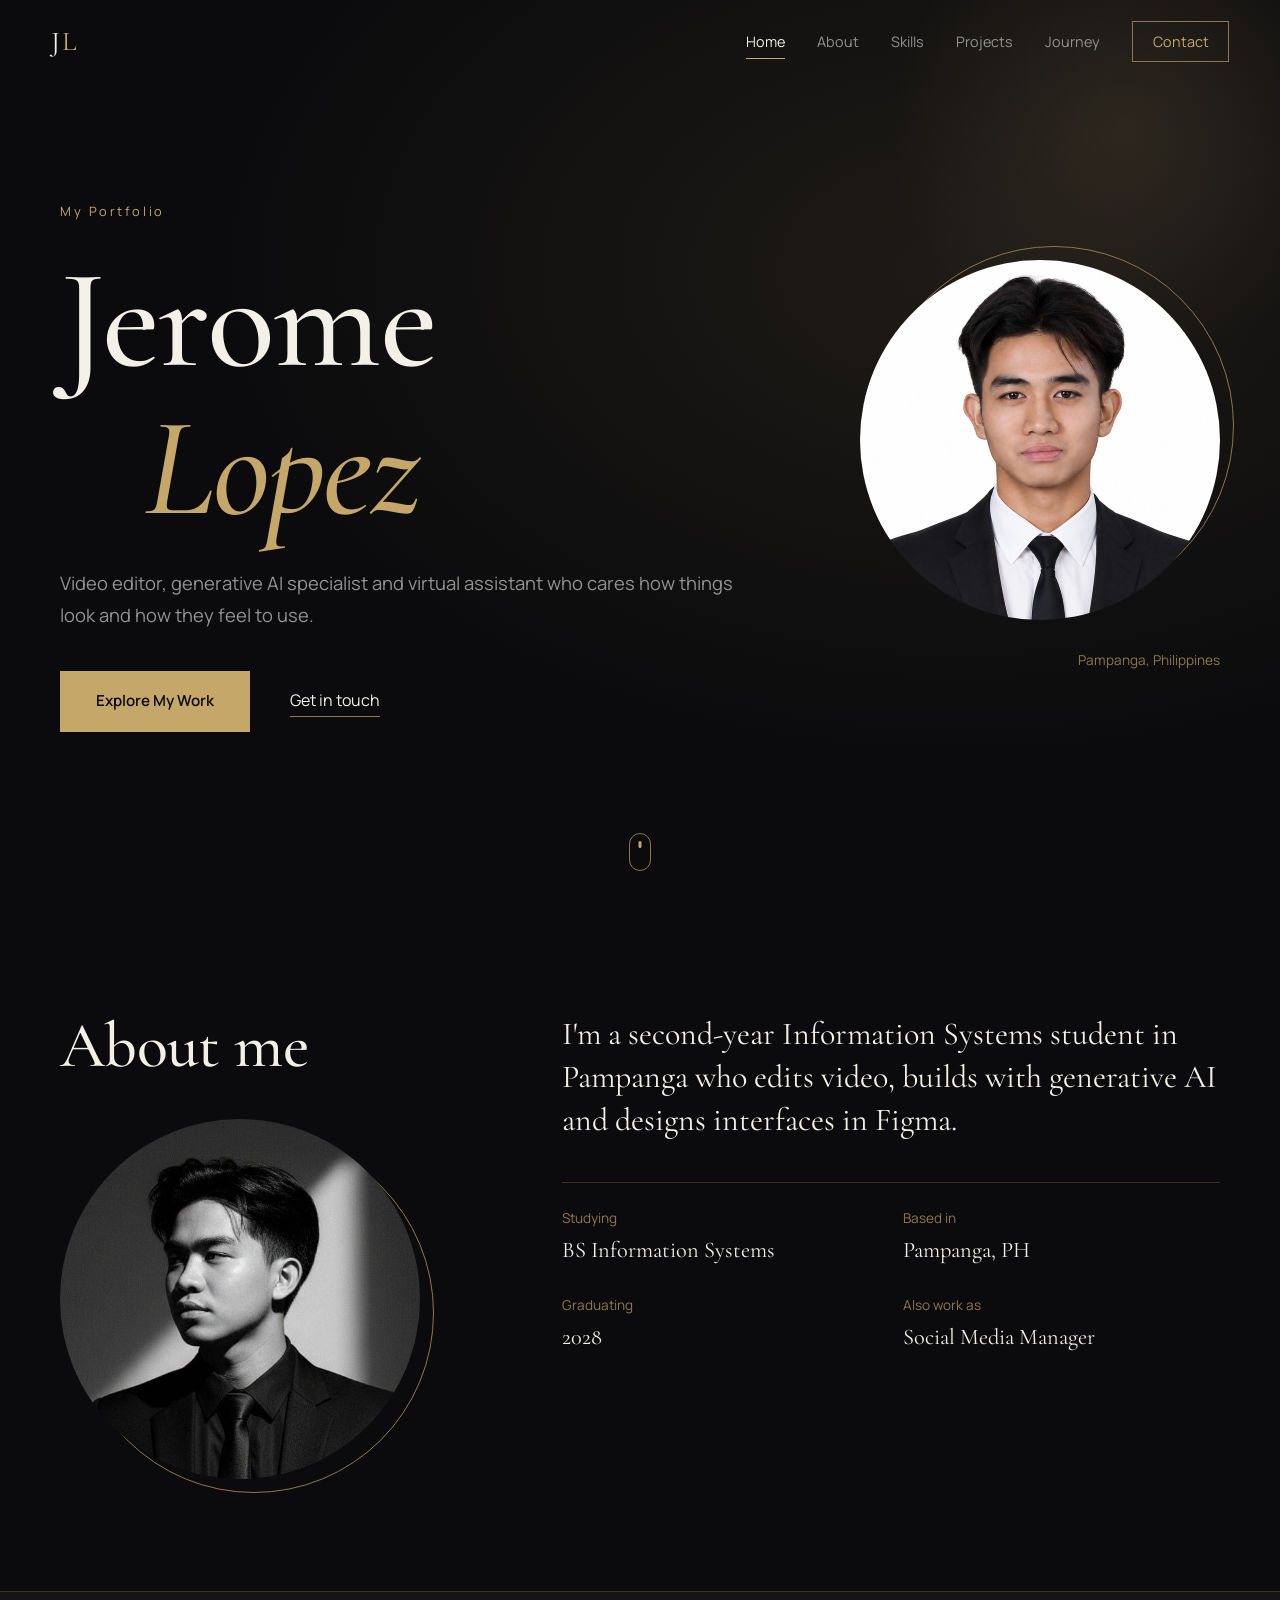
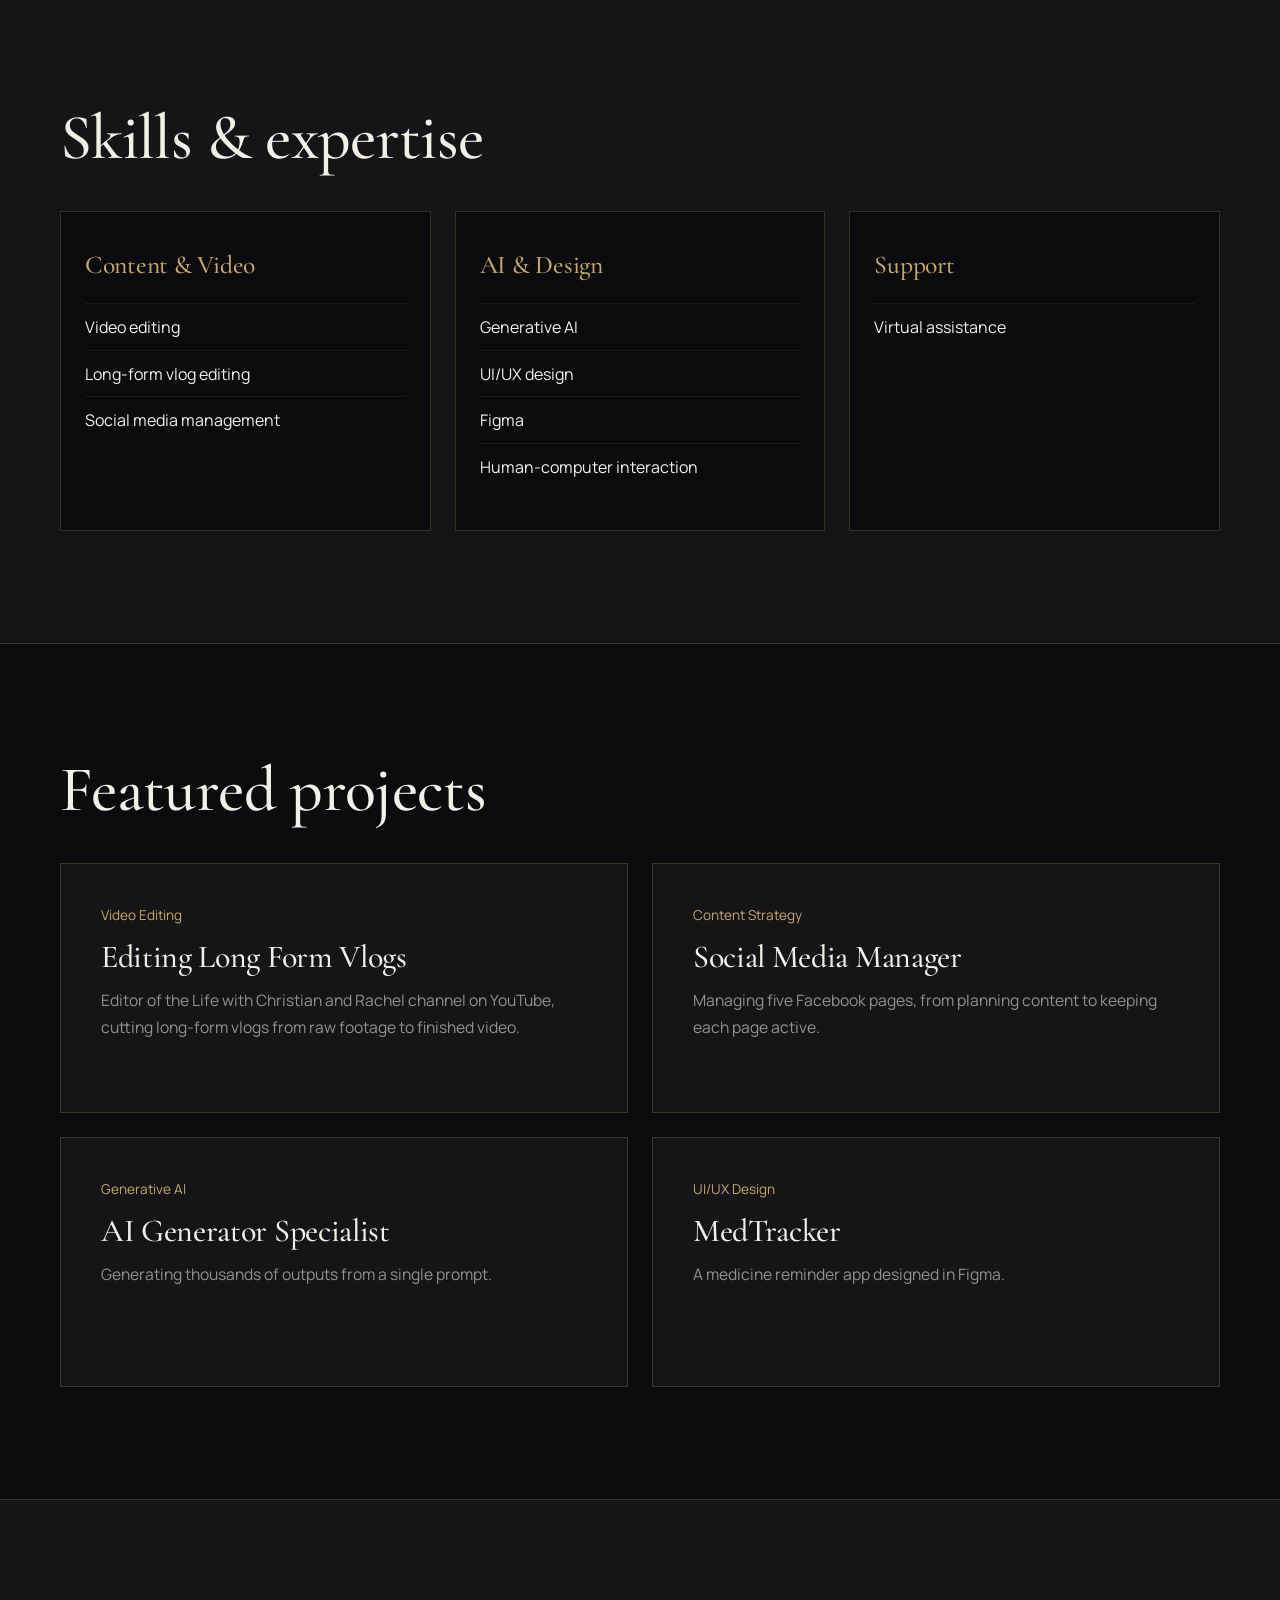
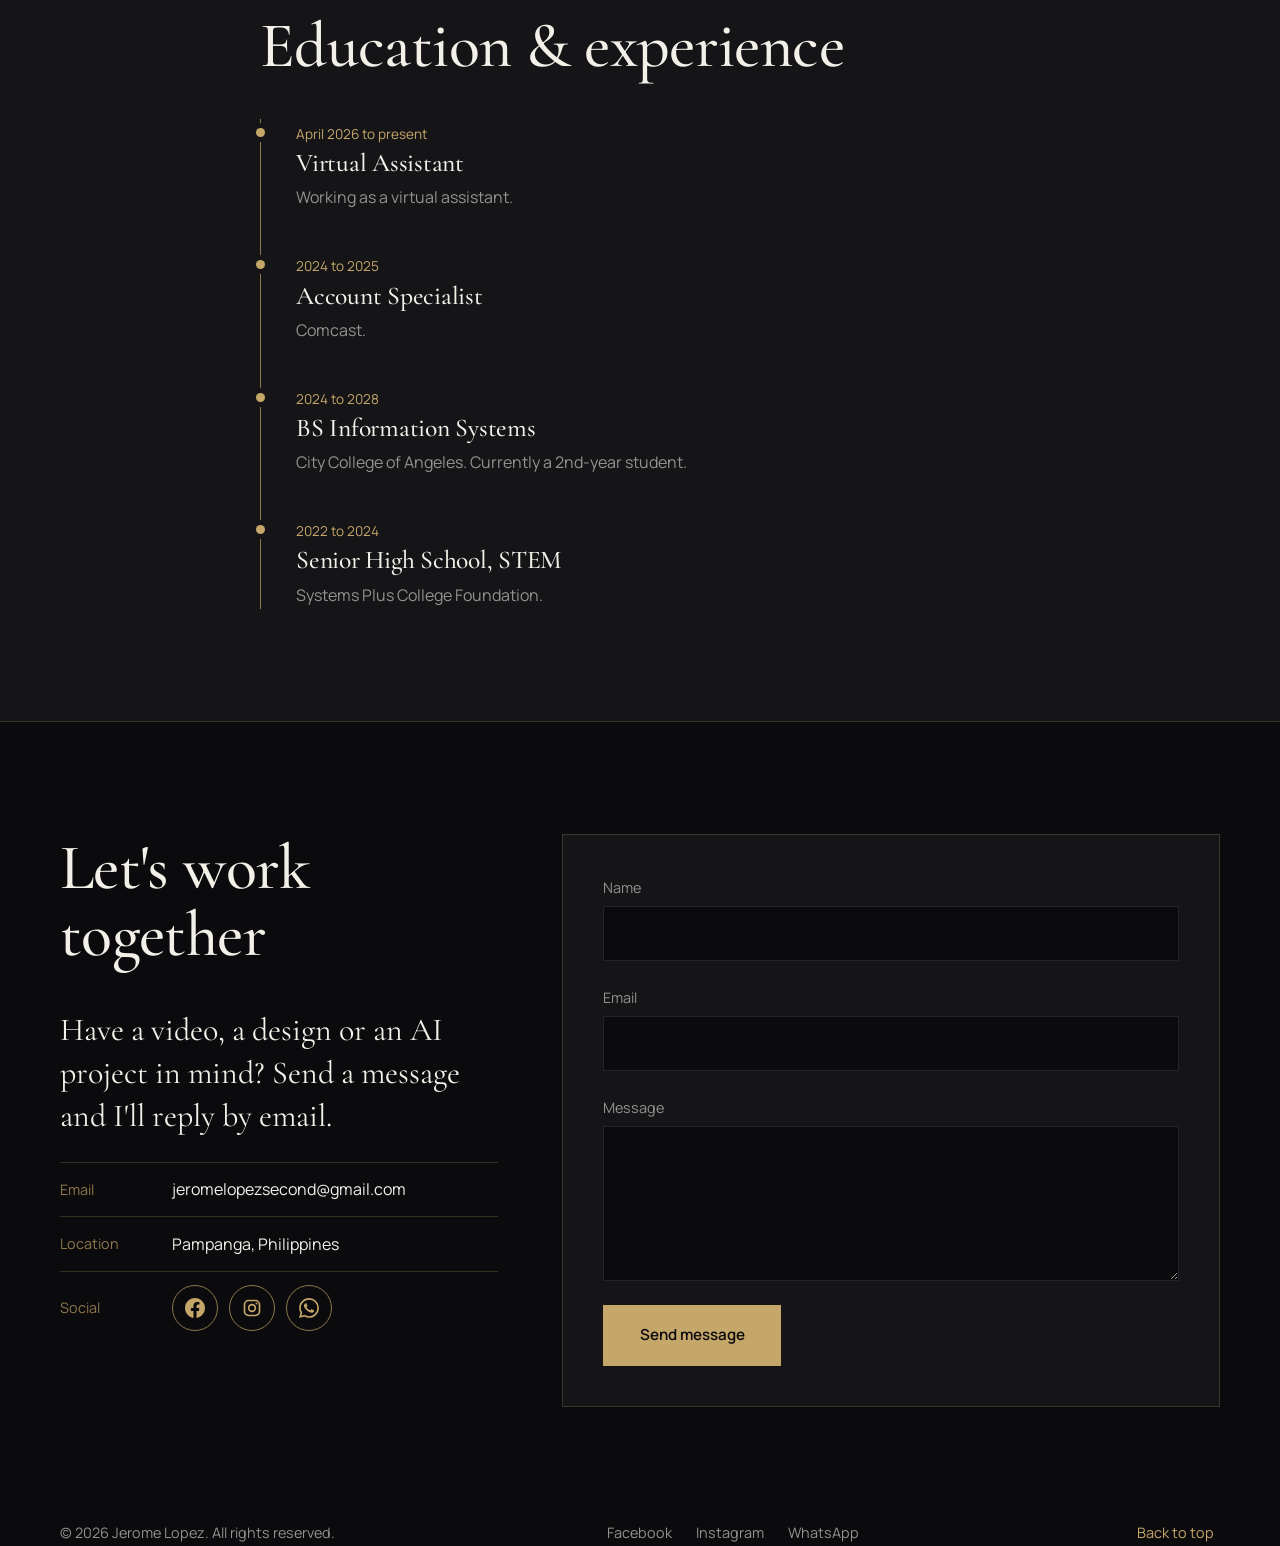
<file: index.html>
<!DOCTYPE html>
<html lang="en">
<head>
  <meta charset="UTF-8">
  <meta name="viewport" content="width=device-width, initial-scale=1">

  <title>Jerome Lopez | Virtual Assistant, Video Editor &amp; Generative AI Specialist</title>

  <meta
    name="description"
    content="Portfolio of Jerome Lopez: virtual assistant, video editor, generative AI specialist and social media manager based in Pampanga, Philippines."
  >
  <meta name="author" content="Jerome Lopez">
  <meta name="theme-color" content="#0B0B0D">

  <meta property="og:title" content="Jerome Lopez | Portfolio">
  <meta
    property="og:description"
    content="Video editing, generative AI, social media and UI/UX work by Jerome Lopez."
  >
  <meta property="og:type" content="website">

  <link
    rel="icon"
    href="data:image/svg+xml,%3Csvg xmlns='http://www.w3.org/2000/svg' viewBox='0 0 32 32'%3E%3Crect width='32' height='32' fill='%230B0B0D'/%3E%3Ctext x='16' y='22' font-size='16' text-anchor='middle' fill='%23C6A76A' font-family='serif'%3EJL%3C/text%3E%3C/svg%3E"
  >

  <link rel="preconnect" href="https://fonts.googleapis.com">
  <link rel="preconnect" href="https://fonts.gstatic.com" crossorigin>

  <link
    href="https://fonts.googleapis.com/css2?family=Cormorant+Garamond:ital,wght@0,400;0,500;0,600;1,400&family=Manrope:wght@300;400;500;600&display=swap"
    rel="stylesheet"
  >

  <link rel="stylesheet" href="style.css">
  <script src="script.js" defer></script>
</head>

<body>

  <!-- SVG Icon Sprites -->
  <svg class="sprite" aria-hidden="true" focusable="false">

    <symbol id="i-fb" viewBox="0 0 24 24">
      <path d="M24 12.073c0-6.627-5.373-12-12-12s-12 5.373-12 12c0 5.99 4.388 10.954 10.125 11.854v-8.385H7.078v-3.47h3.047V9.43c0-3.007 1.792-4.669 4.533-4.669 1.312 0 2.686.235 2.686.235v2.953H15.83c-1.491 0-1.956.925-1.956 1.874v2.25h3.328l-.532 3.47h-2.796v8.385C19.612 23.027 24 18.062 24 12.073z"/>
    </symbol>

    <symbol id="i-ig" viewBox="0 0 24 24">
      <rect x="3" y="3" width="18" height="18" rx="5" fill="none" stroke="currentColor" stroke-width="2"/>
      <circle cx="12" cy="12" r="4" fill="none" stroke="currentColor" stroke-width="2"/>
      <circle cx="17.4" cy="6.6" r="1.2" fill="currentColor"/>
    </symbol>

    <symbol id="i-wa" viewBox="0 0 24 24">
      <path d="M17.472 14.382c-.297-.149-1.758-.867-2.03-.967-.273-.099-.471-.148-.67.15-.197.297-.767.966-.94 1.164-.173.199-.347.223-.644.075-.297-.15-1.255-.463-2.39-1.475-.883-.788-1.48-1.761-1.653-2.059-.173-.297-.018-.458.13-.606.134-.133.298-.347.446-.52.149-.174.198-.298.298-.497.099-.198.05-.371-.025-.52-.075-.149-.669-1.612-.916-2.207-.242-.579-.487-.5-.669-.51-.173-.008-.371-.01-.57-.01-.198 0-.52.074-.792.372-.272.297-1.04 1.016-1.04 2.479 0 1.462 1.065 2.875 1.213 3.074.149.198 2.096 3.2 5.077 4.487.709.306 1.262.489 1.694.625.712.227 1.36.195 1.871.118.571-.085 1.758-.719 2.006-1.413.248-.694.248-1.289.173-1.413-.074-.124-.272-.198-.57-.347m-5.421 7.403h-.004a9.87 9.87 0 01-5.031-1.378l-.361-.214-3.741.982.998-3.648-.235-.374a9.86 9.86 0 01-1.51-5.26c.001-5.45 4.436-9.884 9.888-9.884 2.64 0 5.122 1.03 6.988 2.898a9.825 9.825 0 012.893 6.994c-.003 5.45-4.437 9.884-9.885 9.884m8.413-18.297A11.815 11.815 0 0012.05 0C5.495 0 .16 5.335.157 11.892c0 2.096.547 4.142 1.588 5.945L.057 24l6.305-1.654a11.882 11.882 0 005.683 1.448h.005c6.554 0 11.89-5.335 11.893-11.893a11.821 11.821 0 00-3.48-8.413z"/>
    </symbol>

  </svg>

  <a class="skip" href="#main">Skip to content</a>

  <div class="progress" aria-hidden="true"></div>

  <!-- Navigation -->
  <header class="nav" id="nav">

    <a class="brand" href="#home" aria-label="Jerome Lopez, home">
      J<span>L</span>
    </a>

    <button
      class="burger"
      aria-label="Open menu"
      aria-expanded="false"
      aria-controls="menu"
    >
      <i></i>
      <i></i>
    </button>

    <nav id="menu" class="menu" aria-label="Primary">
      <a href="#home">Home</a>
      <a href="#about">About</a>
      <a href="#skills">Skills</a>
      <a href="#projects">Projects</a>
      <a href="#journey">Journey</a>
      <a href="#contact" class="menu-cta">Contact</a>
    </nav>

  </header>

  <main id="main">

    <!-- Hero Section -->
    <section class="hero" id="home" aria-labelledby="hero-title">

      <div class="glow" aria-hidden="true"></div>

      <div class="wrap hero-grid">

        <div class="hero-copy">

          <p class="kicker intro">My Portfolio</p>

          <h1 id="hero-title" class="intro">
            <span>Jerome</span>
            <span class="it">Lopez</span>
          </h1>

          <p class="tagline intro">
            Video editor, generative AI specialist and virtual assistant who cares how things look and how they feel to use.
          </p>

          <div class="hero-actions intro">
            <a class="btn" href="#projects">Explore My Work</a>
            <a class="link" href="#contact">Get in touch</a>
          </div>

        </div>

        <figure class="portrait intro" aria-label="Profile photo">
          <img src="jerome.jpg" alt="Jerome Lopez">
          <figcaption>Pampanga, Philippines</figcaption>
        </figure>

      </div>

      <a class="scroll" href="#about" aria-label="Scroll to About">
        <span></span>
      </a>

    </section>

    <!-- About Section -->
    <section class="section" id="about" aria-labelledby="about-title">

      <div class="wrap split">

        <div class="reveal">

          <h2 id="about-title">About me</h2>

          <div class="frame" aria-hidden="true">
            <img src="jejeje.jpg" alt="Jerome Lopez">
          </div>

        </div>

        <div class="reveal">

          <p class="lead">
            I'm a second-year Information Systems student in Pampanga who edits video, builds with generative AI and designs interfaces in Figma.
          </p>

          <dl class="facts">

            <div>
              <dt>Studying</dt>
              <dd>BS Information Systems</dd>
            </div>

            <div>
              <dt>Based in</dt>
              <dd>Pampanga, PH</dd>
            </div>

            <div>
              <dt>Graduating</dt>
              <dd>2028</dd>
            </div>

            <div>
              <dt>Also work as</dt>
              <dd>Social Media Manager</dd>
            </div>

          </dl>

        </div>

      </div>

    </section>

    <!-- Skills Section -->
    <section class="section alt" id="skills" aria-labelledby="skills-title">

      <div class="wrap">

        <h2 id="skills-title" class="reveal">
          Skills &amp; expertise
        </h2>

        <div class="cards">

          <article class="card reveal">
            <h3>Content &amp; Video</h3>

            <ul>
              <li>Video editing</li>
              <li>Long-form vlog editing</li>
              <li>Social media management</li>
            </ul>
          </article>

          <article class="card reveal">
            <h3>AI &amp; Design</h3>

            <ul>
              <li>Generative AI</li>
              <li>UI/UX design</li>
              <li>Figma</li>
              <li>Human-computer interaction</li>
            </ul>
          </article>

          <article class="card reveal">
            <h3>Support</h3>

            <ul>
              <li>Virtual assistance</li>
            </ul>
          </article>

        </div>

      </div>

    </section>

    <!-- Projects Section -->
    <section class="section" id="projects" aria-labelledby="projects-title">

      <div class="wrap">

        <h2 id="projects-title" class="reveal">
          Featured projects
        </h2>

        <div class="projects">

          <a class="proj reveal" href="#contact" aria-label="Editing Long Form Vlogs">
            <div class="meta">
              <h3>Editing Long Form Vlogs</h3>
              <p>
                Editor of the Life with Christian and Rachel channel on YouTube, cutting long-form vlogs from raw footage to finished video.
              </p>
              <small>Video Editing</small>
            </div>
          </a>

          <a class="proj reveal" href="#contact" aria-label="Social Media Manager">
            <div class="meta">
              <h3>Social Media Manager</h3>
              <p>
                Managing five Facebook pages, from planning content to keeping each page active.
              </p>
              <small>Content Strategy</small>
            </div>
          </a>

          <a class="proj reveal" href="#contact" aria-label="AI Generator Specialist">
            <div class="meta">
              <h3>AI Generator Specialist</h3>
              <p>
                Generating thousands of outputs from a single prompt.
              </p>
              <small>Generative AI</small>
            </div>
          </a>

          <a class="proj reveal" href="#contact" aria-label="MedTracker app">
            <div class="meta">
              <h3>MedTracker</h3>
              <p>
                A medicine reminder app designed in Figma.
              </p>
              <small>UI/UX Design</small>
            </div>
          </a>

        </div>

      </div>

    </section>

    <!-- Education and Experience -->
    <section class="section alt" id="journey" aria-labelledby="journey-title">

      <div class="wrap narrow">

        <h2 id="journey-title" class="reveal">
          Education &amp; experience
        </h2>

        <ol class="timeline">

          <li class="reveal">
            <time>April 2026 to present</time>
            <h3>Virtual Assistant</h3>
            <p>Working as a virtual assistant.</p>
          </li>

          <li class="reveal">
            <time>2024 to 2025</time>
            <h3>Account Specialist</h3>
            <p>Comcast.</p>
          </li>

          <li class="reveal">
            <time>2024 to 2028</time>
            <h3>BS Information Systems</h3>
            <p>City College of Angeles. Currently a 2nd-year student.</p>
          </li>

          <li class="reveal">
            <time>2022 to 2024</time>
            <h3>Senior High School, STEM</h3>
            <p>Systems Plus College Foundation.</p>
          </li>

        </ol>

      </div>

    </section>

    <!-- Contact Section -->
    <section class="section" id="contact" aria-labelledby="contact-title">

      <div class="wrap split">

        <!-- Contact Information -->
        <div class="reveal">

          <h2 id="contact-title">Let's work together</h2>

          <p class="lead">
            Have a video, a design or an AI project in mind? Send a message and I'll reply by email.
          </p>

          <ul class="contacts">

            <li>
              <span>Email</span>
              <a href="mailto:jeromelopezsecond@gmail.com">
                jeromelopezsecond@gmail.com
              </a>
            </li>

            <li>
              <span>Location</span>
              Pampanga, Philippines
            </li>

            <li>
              <span>Social</span>

              <div class="social">

                <a
                  class="sbtn"
                  href="https://www.facebook.com/kylejerome28"
                  rel="noopener"
                  aria-label="Facebook"
                  title="Facebook"
                >
                  <svg class="ico" aria-hidden="true">
                    <use href="#i-fb"/>
                  </svg>
                </a>

                <a
                  class="sbtn"
                  href="https://instagram.com/akxxno_o"
                  rel="noopener"
                  aria-label="Instagram"
                  title="Instagram"
                >
                  <svg class="ico" aria-hidden="true">
                    <use href="#i-ig"/>
                  </svg>
                </a>

                <a
                  class="sbtn"
                  href="https://wa.me/639633604733"
                  rel="noopener"
                  aria-label="WhatsApp"
                  title="WhatsApp"
                >
                  <svg class="ico" aria-hidden="true">
                    <use href="#i-wa"/>
                  </svg>
                </a>

              </div>
            </li>

          </ul>

        </div>

        <!-- Contact Form -->
        <div class="form-container">

         <form class="form reveal" id="contact-form" action="https://formspree.io/f/xwllzndl" method="POST" novalidate>
  <label>
    Name
    <input type="text" name="name" required>
  </label>

  <label>
    Email
    <input type="email" name="email" required>
  </label>

  <label>
    Message
    <textarea name="message" rows="5" required></textarea>
  </label>

  <button class="btn" type="submit">Send message</button>
</form>

        </div>

      </div>

    </section>

  </main>

  <!-- Footer -->
  <footer class="footer">

    <div class="wrap foot">

      <p>
        &copy; <span id="year">2026</span> Jerome Lopez. All rights reserved.
      </p>

      <nav aria-label="Social">
        <a href="https://www.facebook.com/kylejerome28" rel="noopener">
          Facebook
        </a>

        <a href="https://instagram.com/akxxno_o" rel="noopener">
          Instagram
        </a>

        <a href="https://wa.me/639633604733" rel="noopener">
          WhatsApp
        </a>
      </nav>

      <button class="top">
        Back to top
      </button>

    </div>

  </footer>

</body>
</html>
</file>
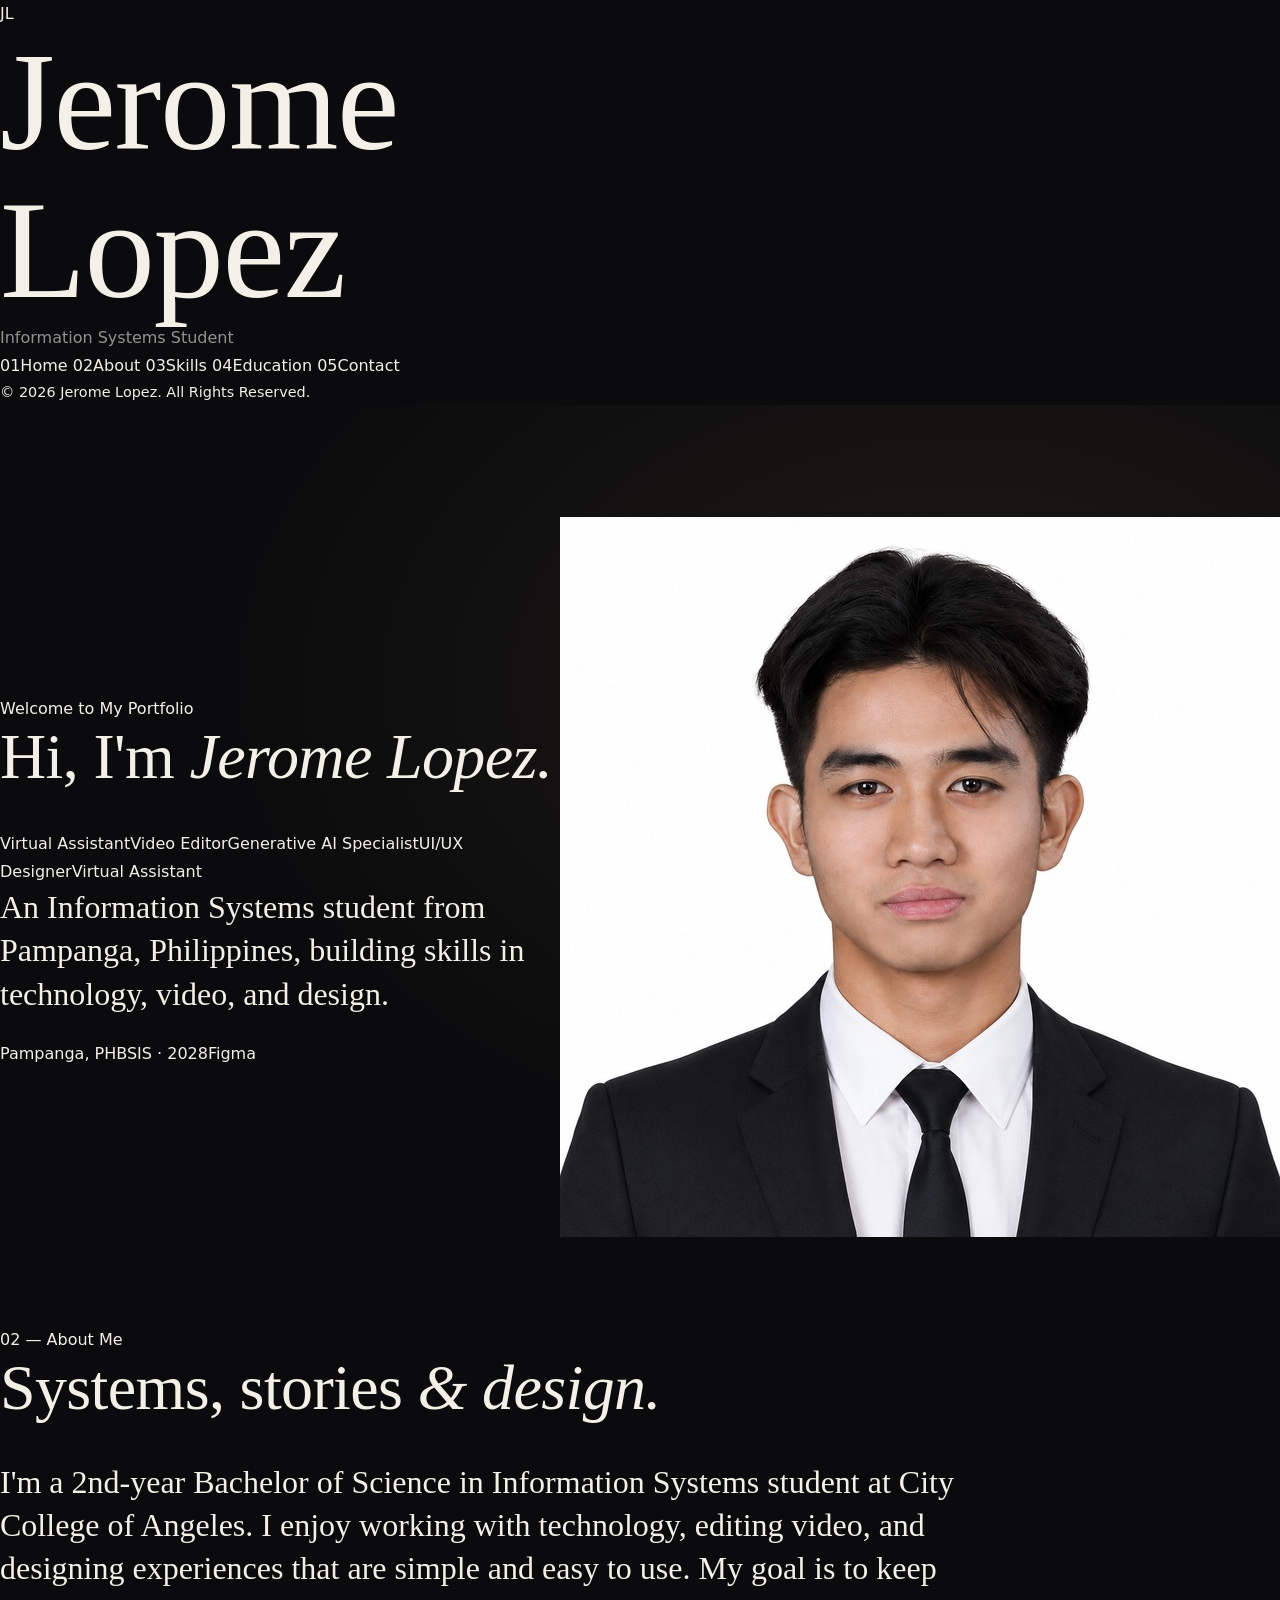
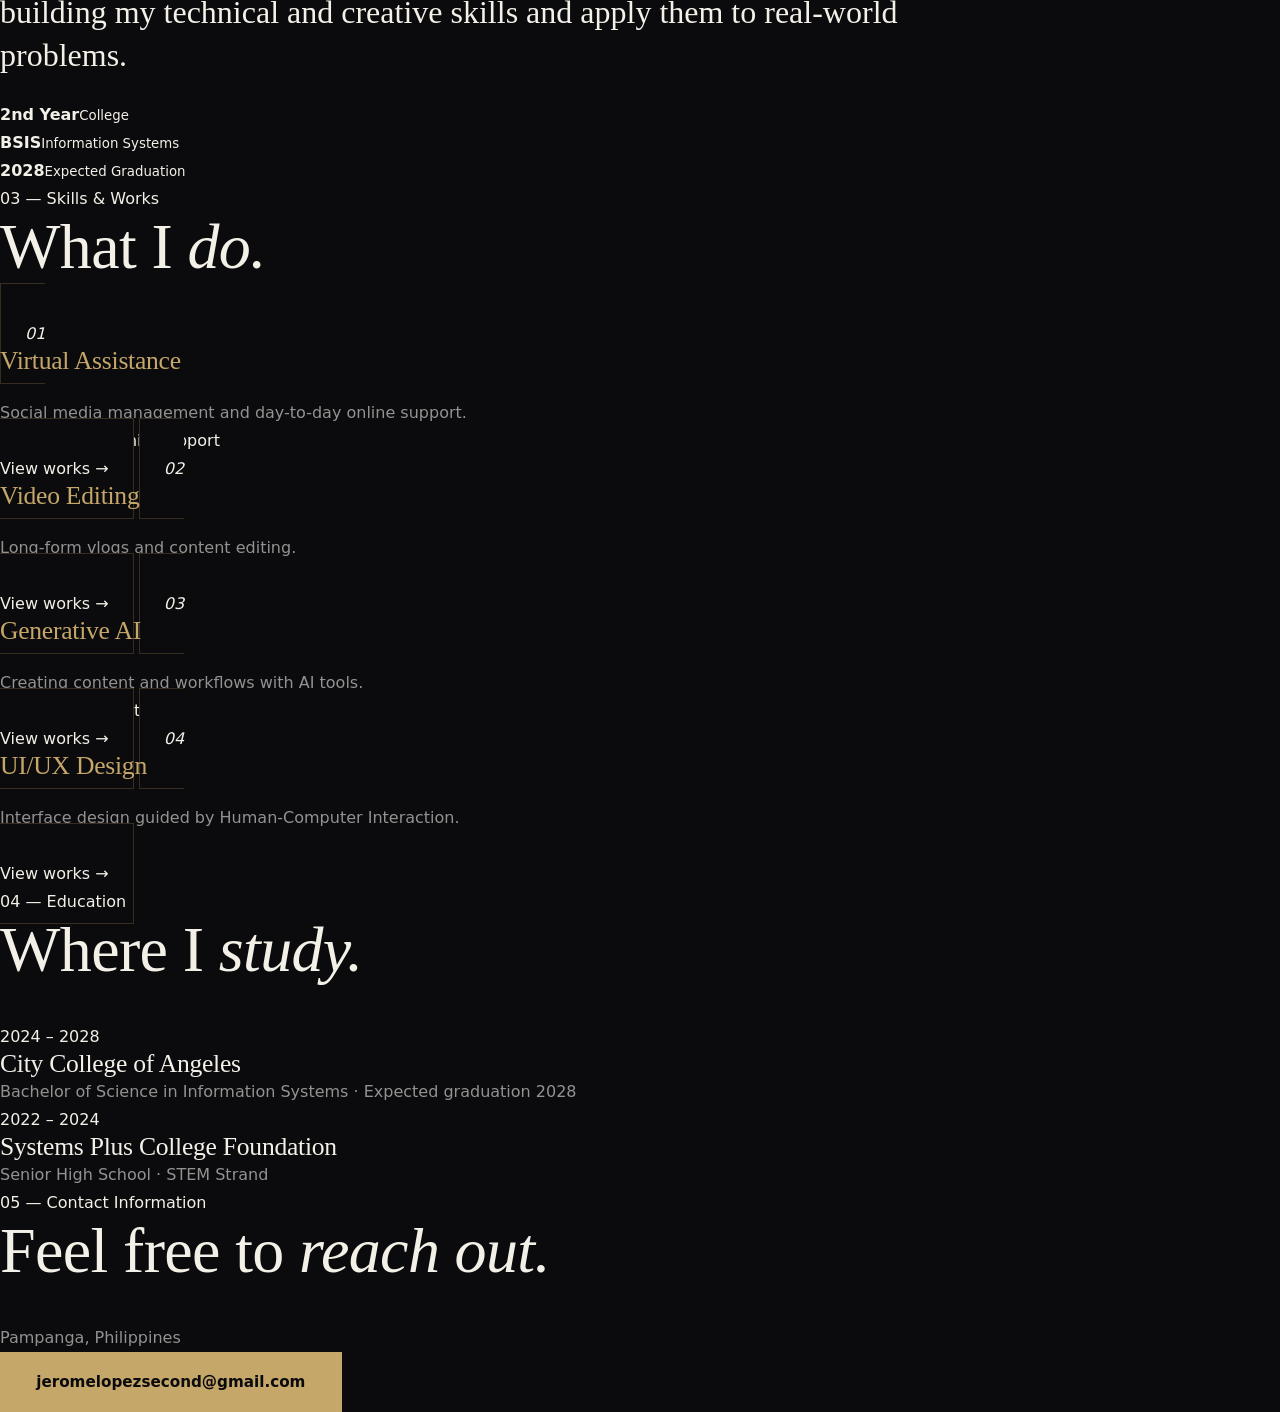
<file: index (1).html>
<!DOCTYPE html>
<html lang="en">
<head>
<meta charset="UTF-8">
<meta name="viewport" content="width=device-width, initial-scale=1">
<title>Jerome Lopez — Portfolio</title>
<link rel="preconnect" href="https://fonts.googleapis.com">
<link href="https://fonts.googleapis.com/css2?family=Montserrat:wght@300;400;600;800&display=swap" rel="stylesheet">
<link rel="stylesheet" href="style.css">
</head>
<body>

<aside>
  <div>
    <div class="mono">JL</div>
    <h1>Jerome<br>Lopez</h1>
    <p>Information Systems Student</p>
    <nav>
      <a href="#home"><span>01</span>Home</a>
      <a href="#about"><span>02</span>About</a>
      <a href="#skills"><span>03</span>Skills</a>
      <a href="#education"><span>04</span>Education</a>
      <a href="#contact"><span>05</span>Contact</a>
    </nav>
  </div>
  <div class="foot">© 2026 Jerome Lopez. All Rights Reserved.</div>
</aside>

<main>
  <section id="home">
    <div class="hero">
      <div>
        <div class="tag">Welcome to My Portfolio</div>
        <h2>Hi, I'm <em>Jerome Lopez.</em></h2>
        <div class="roles"><div>
          <span>Virtual Assistant</span><span>Video Editor</span><span>Generative AI Specialist</span><span>UI/UX Designer</span><span>Virtual Assistant</span>
        </div></div>
        <p class="lead">An Information Systems student from Pampanga, Philippines, building skills in technology, video, and design.</p>
        <div class="chips"><span class="chip">Pampanga, PH</span><span class="chip">BSIS · 2028</span><span class="chip">Figma</span></div>
      </div>
      <div class="photo-wrap"><div class="photo"><img src="jerome.jpg" alt="Portrait of Jerome Lopez"></div></div>
    </div>
  </section>

  <section id="about">
    <div class="tag">02 — About Me</div>
    <h2>Systems, stories <em>&amp; design.</em></h2>
    <p class="lead">I'm a 2nd-year Bachelor of Science in Information Systems student at City College of Angeles. I enjoy working with technology, editing video, and designing experiences that are simple and easy to use. My goal is to keep building my technical and creative skills and apply them to real-world problems.</p>
    <div class="stats">
      <div class="stat"><b>2nd Year</b><small>College</small></div>
      <div class="stat"><b>BSIS</b><small>Information Systems</small></div>
      <div class="stat"><b>2028</b><small>Expected Graduation</small></div>
    </div>
  </section>

  <section id="skills">
    <div class="tag">03 — Skills &amp; Works</div>
    <h2>What I <em>do.</em></h2>
    <div class="grid">
      <a class="card" href="works-virtual-assistance.html"><i>01</i><h3>Virtual Assistance</h3><p>Social media management and day-to-day online support.</p><div class="t"><span>Social Media</span><span>Admin Support</span></div><span class="go">View works →</span></a>
      <a class="card" href="works-video-editing.html"><i>02</i><h3>Video Editing</h3><p>Long-form vlogs and content editing.</p><div class="t"><span>Vlogs</span><span>Content</span></div><span class="go">View works →</span></a>
      <a class="card" href="works-generative-ai.html"><i>03</i><h3>Generative AI</h3><p>Creating content and workflows with AI tools.</p><div class="t"><span>Prompting</span><span>AI Content</span></div><span class="go">View works →</span></a>
      <a class="card" href="works-ui-ux-design.html"><i>04</i><h3>UI/UX Design</h3><p>Interface design guided by Human-Computer Interaction.</p><div class="t"><span>Figma</span><span>HCI</span></div><span class="go">View works →</span></a>
    </div>
  </section>

  <section id="education">
    <div class="tag">04 — Education</div>
    <h2>Where I <em>study.</em></h2>
    <div class="tl">
      <div class="ev"><time>2024 – 2028</time><h3>City College of Angeles</h3><p>Bachelor of Science in Information Systems · Expected graduation 2028</p></div>
      <div class="ev"><time>2022 – 2024</time><h3>Systems Plus College Foundation</h3><p>Senior High School · STEM Strand</p></div>
    </div>
  </section>

  <section id="contact">
    <div class="tag">05 — Contact Information</div>
    <h2>Feel free to <em>reach out.</em></h2>
    <div class="cta">
      <p>Pampanga, Philippines</p>
      <a class="btn" href="mailto:jeromelopezsecond@gmail.com">jeromelopezsecond@gmail.com</a>
    </div>
  </section>
</main>

</body>
</html>
</file>
<file: style.css>
/*tokensa*/
:root {
  --obsidian: #0B0B0D;
  --charcoal: #151518;
  --gold: #C6A76A;
  --gold-dim: #8F774D;
  --ivory: #F3F0E8;
  --gray: #929292;
  --line: rgba(198, 167, 106, .22);

  --serif: 'Cormorant Garamond', Georgia, 'Times New Roman', serif;
  --sans: 'Manrope', system-ui, -apple-system, 'Segoe UI', sans-serif;

  --s1: .5rem;
  --s2: 1rem;
  --s3: 1.5rem;
  --s4: 2.5rem;
  --s5: 4rem;
  --s6: 7rem;

  --ease: cubic-bezier(.22, .8, .3, 1);
  --t: .45s var(--ease);
}

/*basef*/
*,
*::before,
*::after {
  box-sizing: border-box;
  margin: 0;
}

html {
  scroll-behavior: smooth;
  scroll-padding-top: 5rem;
}

body {
  background: var(--obsidian);
  color: var(--ivory);
  font: 400 1rem/1.75 var(--sans);
  -webkit-font-smoothing: antialiased;
}

a {
  color: inherit;
  text-decoration: none;
}

ul,
ol {
  list-style: none;
  padding: 0;
}

button {
  font: inherit;
  color: inherit;
  background: none;
  border: 0;
  cursor: pointer;
}

:focus-visible {
  outline: 2px solid var(--gold);
  outline-offset: 3px;
}

.skip {
  position: absolute;
  left: -999px;
  top: 0;
  background: var(--gold);
  color: var(--obsidian);
  padding: .6rem 1rem;
  z-index: 100;
}

.skip:focus {
  left: 0;
}

.wrap {
  width: min(1160px, 100% - 3rem);
  margin-inline: auto;
}

.narrow {
  width: min(760px, 100% - 3rem);
}

.progress {
  position: fixed;
  inset: 0 0 auto 0;
  height: 2px;
  z-index: 60;
  background: var(--gold);
  transform-origin: 0 50%;
  transform: scaleX(0);
}

/*fonts*/
h1,
h2,
h3 {
  font-family: var(--serif);
  font-weight: 500;
  line-height: 1.05;
  letter-spacing: -.01em;
}

h1 {
  font-size: clamp(4rem, 11vw, 9rem);
}

h1 .it {
  font-style: italic;
  color: var(--gold);
  display: block;
  padding-left: .6em;
}

h2 {
  font-size: clamp(2.4rem, 5vw, 4rem);
  margin-bottom: var(--s4);
}

h3 {
  font-size: 1.6rem;
}

p {
  color: var(--gray);
  max-width: 62ch;
}

.lead {
  font-family: var(--serif);
  font-size: clamp(1.5rem, 2.6vw, 2rem);
  line-height: 1.35;
  color: var(--ivory);
  margin-bottom: var(--s3);
}

.kicker {
  color: var(--gold);
  letter-spacing: .2em;
  font-size: .8rem;
  margin-bottom: var(--s3);
}

/*nav*/
.nav {
  position: fixed;
  inset: 0 0 auto 0;
  z-index: 50;
  display: flex;
  justify-content: space-between;
  align-items: center;
  padding: 1.1rem clamp(1.5rem, 4vw, 3.5rem);
  transition: background var(--t), padding var(--t), border-color var(--t);
  border-bottom: 1px solid transparent;
}

.nav.solid {
  background: rgba(11, 11, 13, .86);
  backdrop-filter: blur(14px);
  padding-block: .7rem;
  border-color: var(--line);
}

.brand {
  font-family: var(--serif);
  font-size: 1.7rem;
  letter-spacing: .05em;
}

.brand span {
  color: var(--gold);
}

.menu {
  display: flex;
  gap: 2rem;
  align-items: center;
}

.menu a {
  position: relative;
  font-size: .9rem;
  color: var(--gray);
  padding: .3rem 0;
  transition: color var(--t);
}

.menu a::after {
  content: "";
  position: absolute;
  left: 0;
  bottom: 0;
  height: 1px;
  width: 100%;
  background: var(--gold);
  transform: scaleX(0);
  transform-origin: 0 50%;
  transition: transform var(--t);
}

.menu a:hover,
.menu a.active {
  color: var(--ivory);
}

.menu a:hover::after,
.menu a.active::after {
  transform: scaleX(1);
}

.menu .menu-cta {
  border: 1px solid var(--gold-dim);
  padding: .45rem 1.2rem;
  color: var(--gold);
}

.menu .menu-cta::after {
  display: none;
}

.menu .menu-cta:hover,
.menu .menu-cta.active {
  background: var(--gold);
  color: var(--obsidian);
}

.burger {
  display: none;
  width: 44px;
  height: 44px;
  position: relative;
}

.burger i {
  position: absolute;
  left: 10px;
  right: 10px;
  height: 1px;
  background: var(--ivory);
  transition: var(--t);
}

.burger i:first-child {
  top: 18px;
}

.burger i:last-child {
  top: 26px;
}

.burger[aria-expanded=true] i:first-child {
  top: 22px;
  transform: rotate(45deg);
}

.burger[aria-expanded=true] i:last-child {
  top: 22px;
  transform: rotate(-45deg);
}

/*pindutan ni mang kanor*/
.btn {
  display: inline-block;
  background: var(--gold);
  color: var(--obsidian);
  padding: 1rem 2.2rem;
  font-weight: 600;
  font-size: .95rem;
  border: 1px solid var(--gold);
  transition: background var(--t), color var(--t), transform var(--t), box-shadow var(--t);
}

.btn:hover {
  background: transparent;
  color: var(--gold);
  transform: translateY(-2px);
  box-shadow: 0 12px 30px -12px rgba(198, 167, 106, .5);
}

.link {
  color: var(--ivory);
  border-bottom: 1px solid var(--gold-dim);
  padding-bottom: 2px;
  transition: color var(--t), border-color var(--t);
}

.link:hover {
  color: var(--gold);
  border-color: var(--gold);
}

/*superman*/
.hero {
  position: relative;
  min-height: 100svh;
  display: flex;
  align-items: center;
  padding: 7rem 0 5rem;
  overflow: hidden;
  background: radial-gradient(ellipse at 75% 30%, rgba(198, 167, 106, .1), transparent 55%), var(--obsidian);
}

.glow {
  position: absolute;
  width: 40vw;
  height: 40vw;
  right: -8vw;
  top: -10vw;
  border-radius: 50%;
  background: radial-gradient(circle, rgba(198, 167, 106, .12), transparent 65%);
  pointer-events: none;
}

.hero-grid {
  display: grid;
  grid-template-columns: 1.3fr .8fr;
  gap: var(--s5);
  align-items: center;
  position: relative;
}

.tagline {
  font-size: 1.15rem;
  margin: var(--s3) 0 var(--s4);
}

.hero-actions {
  display: flex;
  gap: var(--s4);
  align-items: center;
  flex-wrap: wrap;
}

.portrait {
  position: relative;
  justify-self: end;
  width: min(100%, 360px);
}

.portrait::before {
  content: "";
  position: absolute;
  top: -14px;
  right: -14px;
  width: 100%;
  aspect-ratio: 1;
  border: 1px solid var(--gold-dim);
  border-radius: 50%;
  z-index: 0;
}

.portrait figcaption {
  margin-top: 1.8rem;
  color: var(--gold-dim);
  font-size: .85rem;
  text-align: right;
}

.ph {
  position: relative;
  z-index: 1;
  aspect-ratio: 1;
  border-radius: 50%;
  background: linear-gradient(160deg, var(--charcoal), #1d1b17 60%, #2a2418);
  display: grid;
  place-content: center;
  text-align: center;
  gap: .4rem;
  overflow: hidden;
}

.ph span {
  font-family: var(--serif);
  font-size: 6rem;
  color: var(--gold);
  line-height: 1;
}

.ph small {
  color: var(--gray);
  font-size: .8rem;
}

.ph.sm {
  border-radius: 50%;
  aspect-ratio: 1;
}

.portrait img,
.frame img {
  position: relative;
  z-index: 1;
  width: 100%;
  aspect-ratio: 1;
  object-fit: cover;
  border-radius: 50%;
  display: block;
}

.scroll {
  position: absolute;
  left: 50%;
  bottom: 1.8rem;
  width: 22px;
  height: 38px;
  border: 1px solid var(--gold-dim);
  border-radius: 12px;
  translate: -50% 0;
}

.scroll span {
  position: absolute;
  left: 50%;
  top: 7px;
  width: 3px;
  height: 7px;
  background: var(--gold);
  border-radius: 2px;
  translate: -50% 0;
  animation: wheel 1.8s infinite;
}

@keyframes wheel {
  0% {
    opacity: 0;
    transform: translateY(0);
  }

  30% {
    opacity: 1;
  }

  100% {
    opacity: 0;
    transform: translateY(14px);
  }
}

.intro {
  opacity: 0;
  transform: translateY(28px);
  animation: rise 1s var(--ease) forwards;
}

.hero-copy .kicker {
  animation-delay: .1s;
}

h1.intro {
  animation-delay: .25s;
}

.tagline.intro {
  animation-delay: .5s;
}

.hero-actions.intro {
  animation-delay: .7s;
}

.portrait.intro {
  animation-delay: .6s;
}

@keyframes rise {
  to {
    opacity: 1;
    transform: none;
  }
}

/*sections*/
.section {
  padding: var(--s6) 0;
}

.section.alt {
  background: var(--charcoal);
  border-block: 1px solid var(--line);
}

.split {
  display: grid;
  grid-template-columns: .8fr 1.2fr;
  gap: var(--s5);
  align-items: start;
}

.frame {
  position: relative;
  max-width: 360px;
}

.frame::after {
  content: "";
  position: absolute;
  inset: 14px -14px -14px 14px;
  border: 1px solid var(--gold-dim);
  border-radius: 50%;
}

.frame .ph {
  z-index: 1;
}

.facts {
  display: grid;
  grid-template-columns: 1fr 1fr;
  gap: var(--s3);
  margin-top: var(--s4);
  padding-top: var(--s3);
  border-top: 1px solid var(--line);
}

.facts dt {
  color: var(--gold-dim);
  font-size: .85rem;
}

.facts dd {
  font-family: var(--serif);
  font-size: 1.4rem;
  margin: 0;
}

/*skils*/
.cards {
  display: grid;
  grid-template-columns: repeat(3, 1fr);
  gap: var(--s3);
}

.card {
  background: var(--obsidian);
  border: 1px solid var(--line);
  padding: var(--s4) var(--s3);
  transition: border-color var(--t), transform var(--t), box-shadow var(--t);
}

.card:hover {
  border-color: var(--gold);
  transform: translateY(-6px);
  box-shadow: 0 24px 40px -24px rgba(198, 167, 106, .35);
}

.card h3 {
  margin-bottom: var(--s3);
  color: var(--gold);
}

.card li {
  padding: .55rem 0;
  border-top: 1px solid rgba(255, 255, 255, .06);
  color: var(--ivory);
}

/*projects*/
.projects {
  display: grid;
  grid-template-columns: repeat(2, 1fr);
  gap: var(--s3);
}

.proj {
  position: relative;
  display: flex;
  flex-direction: column;
  min-height: 250px;
  padding: var(--s4);
  background: var(--charcoal);
  border: 1px solid var(--line);
  overflow: hidden;
  transition: border-color var(--t), transform var(--t), box-shadow var(--t);
}

.proj::before {
  content: "";
  position: absolute;
  left: 0;
  top: 0;
  width: 3px;
  height: 100%;
  background: var(--gold);
  transform: scaleY(0);
  transform-origin: 50% 0;
  transition: transform var(--t);
}

.meta {
  display: flex;
  flex-direction: column;
  gap: .8rem;
  flex: 1;
}

.meta h3 {
  font-size: 2rem;
}

.meta p {
  font-size: .98rem;
}

.meta small {
  order: -1;
  color: var(--gold);
  font-size: .85rem;
}

.proj:hover {
  border-color: var(--gold);
  transform: translateY(-6px);
  box-shadow: 0 24px 40px -24px rgba(198, 167, 106, .35);
}

.proj:hover::before {
  transform: scaleY(1);
}

/*tinmeline*/
.timeline {
  position: relative;
  padding-left: 2.2rem;
  border-left: 1px solid var(--gold-dim);
}

.timeline li {
  position: relative;
  padding-bottom: var(--s4);
}

.timeline li:last-child {
  padding-bottom: 0;
}

.timeline li::before {
  content: "";
  position: absolute;
  left: calc(-2.2rem - 5px);
  top: .55rem;
  width: 9px;
  height: 9px;
  border-radius: 50%;
  background: var(--gold);
  box-shadow: 0 0 0 5px var(--charcoal);
}

.timeline time {
  color: var(--gold);
  font-size: .85rem;
}

.timeline h3 {
  margin: .2rem 0 .4rem;
}

/*contact*/
.contacts li {
  display: flex;
  gap: var(--s3);
  padding: .8rem 0;
  border-top: 1px solid var(--line);
}

.contacts span {
  width: 5.5rem;
  color: var(--gold-dim);
  font-size: .9rem;
  flex: none;
}

.contacts a:not(.sbtn) {
  transition: color var(--t);
}

.contacts a:not(.sbtn):hover {
  color: var(--gold);
}

.contacts li {
  align-items: center;
}

.social {
  display: flex;
  gap: .7rem;
  flex-wrap: wrap;
}

.sprite {
  position: absolute;
  width: 0;
  height: 0;
  overflow: hidden;
}

.ico {
  width: 20px;
  height: 20px;
  fill: currentColor;
}

.sbtn {
  display: inline-grid;
  place-items: center;
  width: 46px;
  height: 46px;
  border: 1px solid var(--gold-dim);
  border-radius: 50%;
  color: var(--gold);
  transition: background var(--t), color var(--t), transform var(--t), border-color var(--t), box-shadow var(--t);
}

.sbtn:hover {
  background: linear-gradient(135deg, #E3C98F, var(--gold) 55%, var(--gold-dim));
  border-color: var(--gold);
  color: var(--obsidian);
  transform: translateY(-3px);
  box-shadow: 0 12px 24px -12px rgba(198, 167, 106, .6);
}

.form {
  display: grid;
  gap: var(--s3);
  background: var(--charcoal);
  border: 1px solid var(--line);
  padding: var(--s4);
}

.form label {
  display: grid;
  gap: .4rem;
  font-size: .9rem;
  color: var(--gray);
}

.form input,
.form textarea {
  font: inherit;
  color: var(--ivory);
  background: var(--obsidian);
  border: 1px solid rgba(255, 255, 255, .1);
  padding: .85rem 1rem;
  transition: border-color var(--t);
}

.form input:focus,
.form textarea:focus {
  outline: 0;
  border-color: var(--gold);
}

.form [aria-invalid=true] {
  border-color: #c9776a;
}

.form .btn {
  justify-self: start;
}

.status {
  margin-top: 15px;
  font-size: 14px;
  min-height: 20px; 
  transition: color 0.3s ease;
}

}

/*footer */
.footer {
  border-top: 1px solid var(--line);
  padding: var(--s4) 0;
  background: var(--obsidian);
}

.foot {
  display: flex;
  justify-content: space-between;
  align-items: center;
  gap: var(--s3);
  flex-wrap: wrap;
  font-size: .9rem;
}

.foot nav {
  display: flex;
  gap: var(--s3);
}

.foot a {
  color: var(--gray);
  transition: color var(--t);
}

.foot a:hover {
  color: var(--gold);
}

.top {
  color: var(--gold);
  font-size: .9rem;
  transition: transform var(--t);
}

.top:hover {
  transform: translateY(-3px);
}

/*reveal*/
.js .reveal {
  opacity: 0;
  transform: translateY(24px);
  transition: opacity .9s var(--ease), transform .9s var(--ease);
}

.js .reveal.in {
  opacity: 1;
  transform: none;
}

/*responsiveshits*/
@media (max-width: 900px) {
  .burger {
    display: block;
  }

  .menu {
    position: fixed;
    inset: 0;
    background: rgba(11, 11, 13, .97);
    flex-direction: column;
    justify-content: center;
    gap: 1.6rem;
    opacity: 0;
    visibility: hidden;
    transition: opacity var(--t), visibility var(--t);
  }

  .menu.open {
    opacity: 1;
    visibility: visible;
  }

  .menu a {
    font-family: var(--serif);
    font-size: 2rem;
    color: var(--ivory);
  }

  .burger {
    z-index: 2;
  }

  .hero-grid,
  .split {
    grid-template-columns: 1fr;
    gap: var(--s4);
  }

  .portrait {
    justify-self: start;
    width: min(80%, 300px);
  }

  .cards {
    grid-template-columns: 1fr;
  }

  .projects {
    grid-template-columns: 1fr;
  }

  .section {
    padding: var(--s5) 0;
  }
}

@media (max-width: 600px) {
  .proj {
    padding: var(--s3);
    min-height: 0;
  }

  .facts {
    grid-template-columns: 1fr 1fr;
  }

  .form {
    padding: var(--s3);
  }

  .foot {
    flex-direction: column;
    align-items: flex-start;
  }
}

@media (prefers-reduced-motion: reduce) {
  html {
    scroll-behavior: auto;
  }

  *,
  *::before,
  *::after {
    animation: none !important;
    transition: none !important;
  }

  .intro,
  .js .reveal {
    opacity: 1;
    transform: none;
  }
}
</file>
